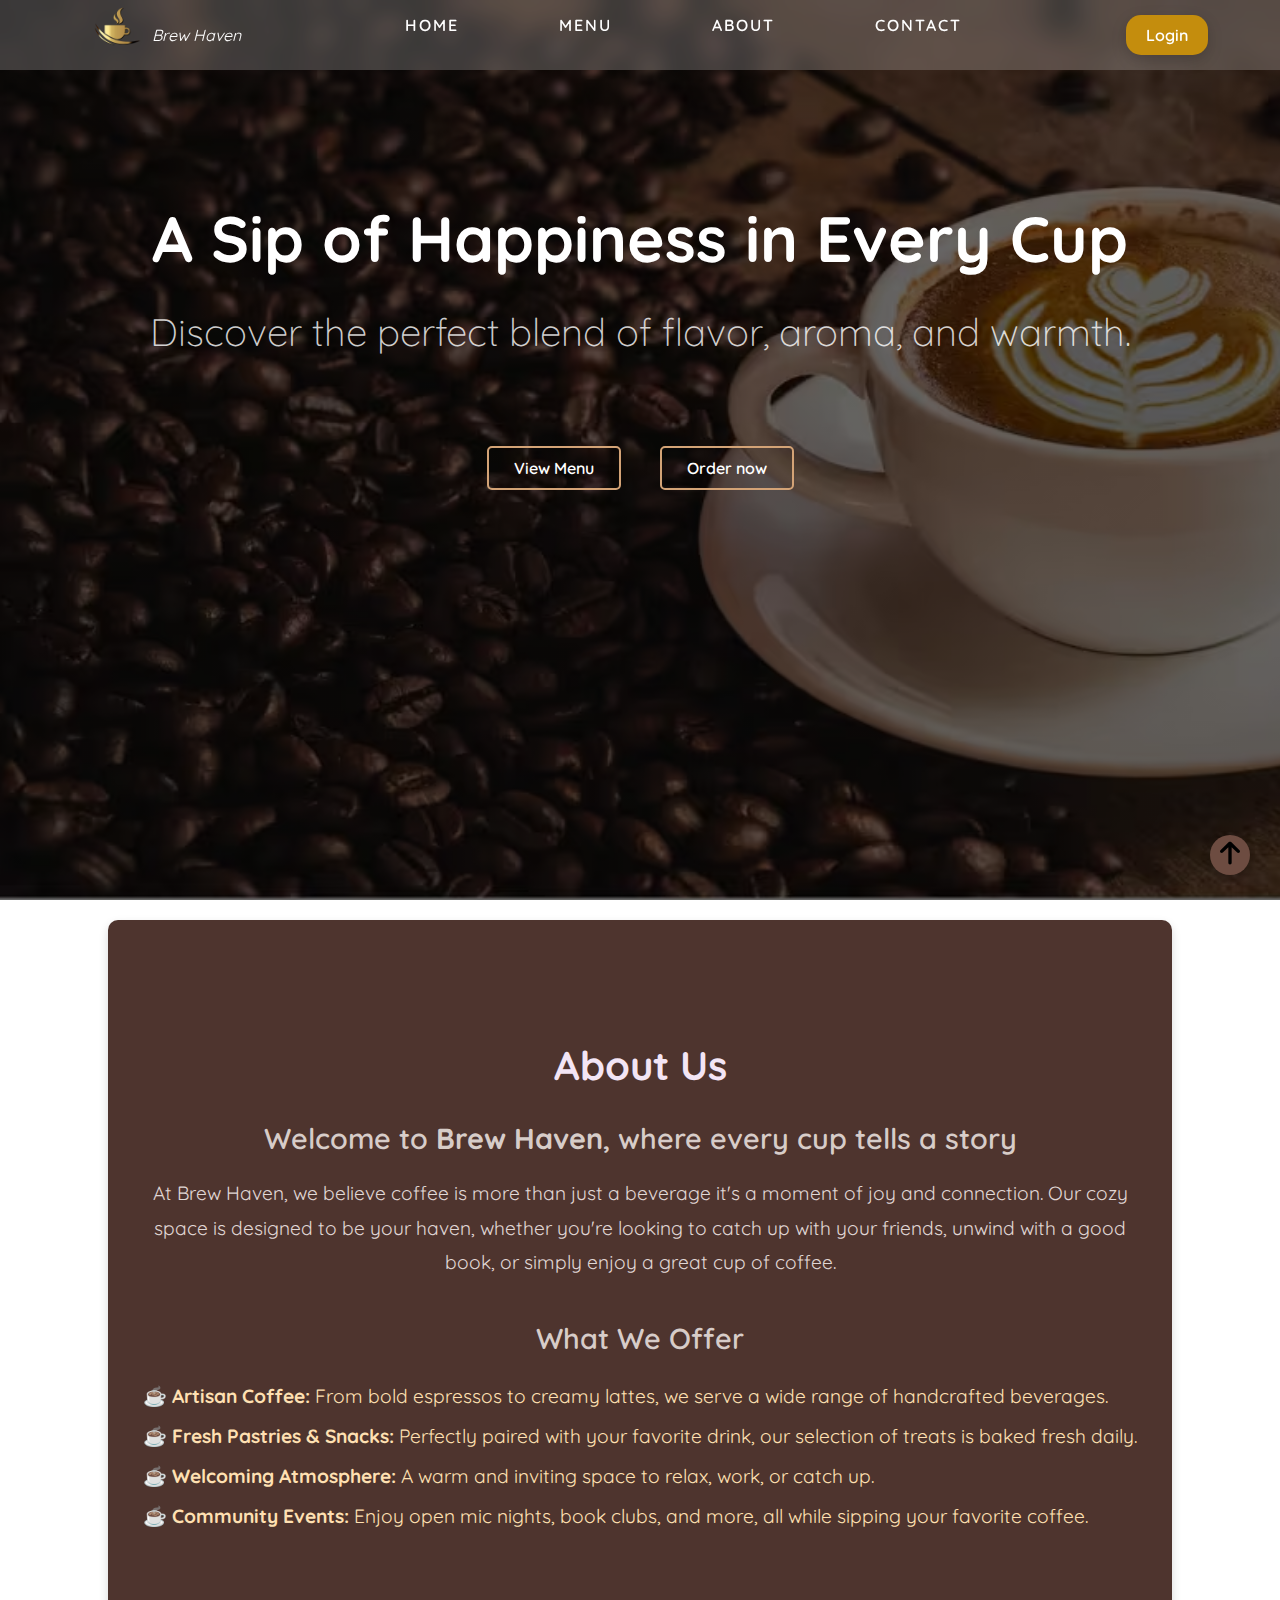
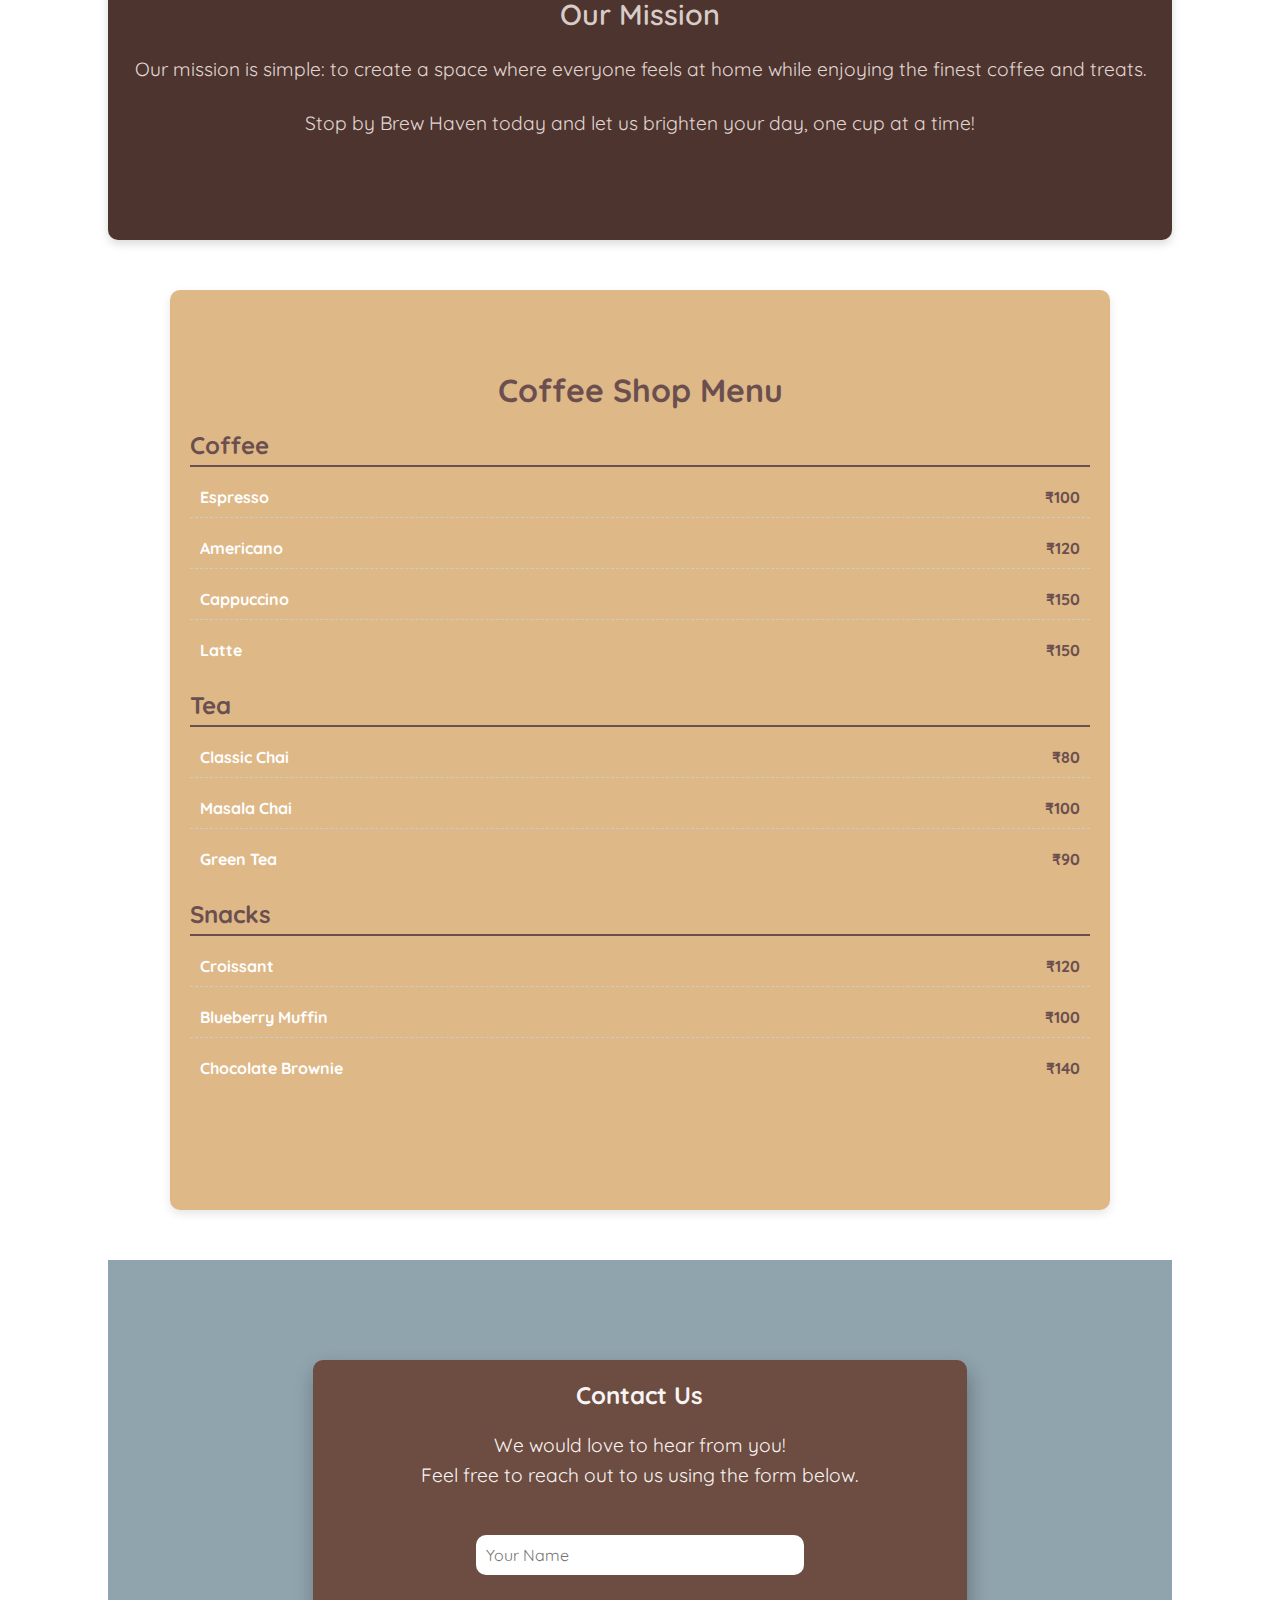
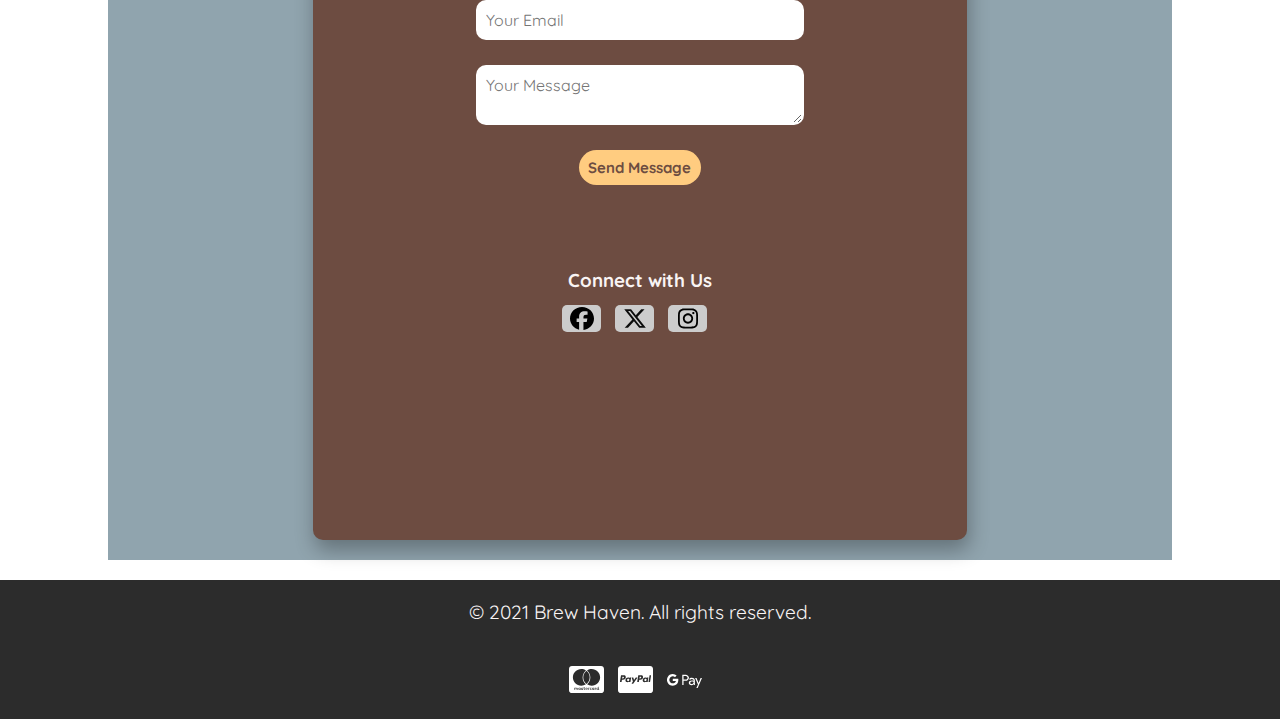
<file: index.html>
<!DOCTYPE html>
<html lang="en">
  <head>
    <meta charset="UTF-8" />
    <meta name="viewport" content="width=device-width, initial-scale=1.0" />
    <title>Brew Haven Coffee Shop</title>
    <link rel="stylesheet" href="styles.css" />
    <link
      rel="stylesheet"
      href="https://cdnjs.cloudflare.com/ajax/libs/font-awesome/6.7.1/css/all.min.css"
      integrity="sha512-5Hs3dF2AEPkpNAR7UiOHba+lRSJNeM2ECkwxUIxC1Q/FLycGTbNapWXB4tP889k5T5Ju8fs4b1P5z/iB4nMfSQ=="
      crossorigin="anonymous"
      referrerpolicy="no-referrer"
    />
  </head>
  <body>
    <div class="container">

      <!-- Hero Section -->

      <section class="hero" id="hero">
        <header>
          <nav>
            <input type="checkbox" id="menu-toggle" class="menu-toggle" />
            <label for="menu-toggle" class="icon">
              <i class="fa-solid fa-bars" style="color: #fff" id="open"></i>
              <i class="fa-solid fa-x" style="color: #fff" id="close"></i>
            </label>
            <span class="logo">
              <img src="./images/coffee-shop-logo.webp" alt="logo" />
              <em>Brew Haven</em>
            </span>
            
            <div class="nav-links">
              <ul>
                <li><a href="#hero">HOME</a></li>
                <li><a href="#menu">MENU</a></li>
                <li><a href="#about">ABOUT</a></li>
                <li><a href="#contact">CONTACT</a></li>
              </ul>
            </div>
            <button id="SignUp-btn"><a href="login.html">Login</a></button>
            
          </nav>
        </header>
        <div class="content">
          <h1>A Sip of Happiness in Every Cup</h1>
          <p>Discover the perfect blend of flavor, aroma, and warmth.</p>
          <div id="hero-btn">
            <a href="#menu"><button>View Menu</button></a>
            <button>Order now</button>
          </div>
        </div>
      </section>
      
      <!-- About Section -->

      <section id="about">
        <h1>About Us</h1>
        <h2>
          Welcome to <strong>Brew Haven</strong>, where every cup tells a story
        </h2>
        <p>
          At Brew Haven, we believe coffee is more than just a beverage it's a
          moment of joy and connection. Our cozy space is designed to be your
          haven, whether you're looking to catch up with your friends, unwind
          with a good book, or simply enjoy a great cup of coffee.
        </p>
        <div class="offer">
          <h3>What We Offer</h3>
          <ul>
            <li>
              <strong>Artisan Coffee:</strong> From bold espressos to creamy
              lattes, we serve a wide range of handcrafted beverages.
            </li>
            <li>
              <strong>Fresh Pastries & Snacks:</strong> Perfectly paired with
              your favorite drink, our selection of treats is baked fresh daily.
            </li>
            <li>
              <strong>Welcoming Atmosphere:</strong> A warm and inviting space
              to relax, work, or catch up.
            </li>
            <li>
              <strong>Community Events:</strong> Enjoy open mic nights, book
              clubs, and more, all while sipping your favorite coffee.
            </li>
          </ul>
        </div>
        <div class="mission">
          <h3>Our Mission</h3>
          <p>
            Our mission is simple: to create a space where everyone feels at
            home while enjoying the finest coffee and treats.
          </p>
          <p>
            Stop by Brew Haven today and let us brighten your day, one cup at a
            time!
          </p>
        </div>
        <div class="scroll-btn">
          <a href="#hero"><img src="./images/arrow-up-solid.svg" alt="scroll" /></a>
        </div>
      </section>

      <!-- Menu Section -->

      <section class="menu-container" id="menu">
        <h1>Coffee Shop Menu</h1>
        <div class="menu-section">
          <h2>Coffee</h2>
          <div class="menu-item">
            <span>Espresso</span>
            <span class="price">₹100</span>
          </div>
          <div class="menu-item">
            <span>Americano</span>
            <span class="price">₹120</span>
          </div>
          <div class="menu-item">
            <span>Cappuccino</span>
            <span class="price">₹150</span>
          </div>
          <div class="menu-item">
            <span>Latte</span>
            <span class="price">₹150</span>
          </div>
        </div>

        <div class="menu-section">
          <h2>Tea</h2>
          <div class="menu-item">
            <span>Classic Chai</span>
            <span class="price">₹80</span>
          </div>
          <div class="menu-item">
            <span>Masala Chai</span>
            <span class="price">₹100</span>
          </div>
          <div class="menu-item">
            <span>Green Tea</span>
            <span class="price">₹90</span>
          </div>
        </div>

        <div class="menu-section">
          <h2>Snacks</h2>
          <div class="menu-item">
            <span>Croissant</span>
            <span class="price">₹120</span>
          </div>
          <div class="menu-item">
            <span>Blueberry Muffin</span>
            <span class="price">₹100</span>
          </div>
          <div class="menu-item">
            <span>Chocolate Brownie</span>
            <span class="price">₹140</span>
          </div>
        </div>
      </section>

      <!-- Contact section -->

      <section id="contact">
        <div class="contact-form">
          <h2>Contact Us</h2>
          <p>
            We would love to hear from you!<br/>
            Feel free to reach out to us using the form below.
          </p>
          <form>
            <input type="text" name="name" placeholder="Your Name" required />
            <input
              type="email"
              name="email"
              placeholder="Your Email"
              required
            />
            <textarea
              name="message"
              placeholder="Your Message"
              required
            ></textarea>
            <button type="submit" id="send-btn">Send Message</button>
          </form>

          <div class="social-media">
            <h3>Connect with Us</h3>
            <a href="#"
              ><img
                src="./images/facebook-brands-solid.svg"
                alt="facebook"
                class="social-media-img"
            /></a>
            <a href="#"
              ><img
                src="./images/x-twitter-brands-solid.svg"
                alt="twitter"
                class="social-media-img"
            /></a>
            <a href="#"
              ><img
                src="./images/instagram-brands-solid.svg"
                alt="instagram"
                class="social-media-img"
            /></a>
          </div>
        </div>
      </section>

      <!-- Footer -->

      <footer>
        <p>&copy; 2021 Brew Haven. All rights reserved.</p>
        <div class="payment-methods">
          <img
            src="./images/cc-mastercard-brands-solid.svg"
            alt="mastercard"
            class="footer-img"
          />
          <img
            src="./images/cc-paypal-brands-solid.svg"
            alt="paypal"
            class="footer-img"
          />
          <img
            src="./images/google-pay-brands-solid.svg"
            alt="google pay"
            class="footer-img"
          />
        </div>
      </footer>

      
    </div>
  </body>
</html>
</file>
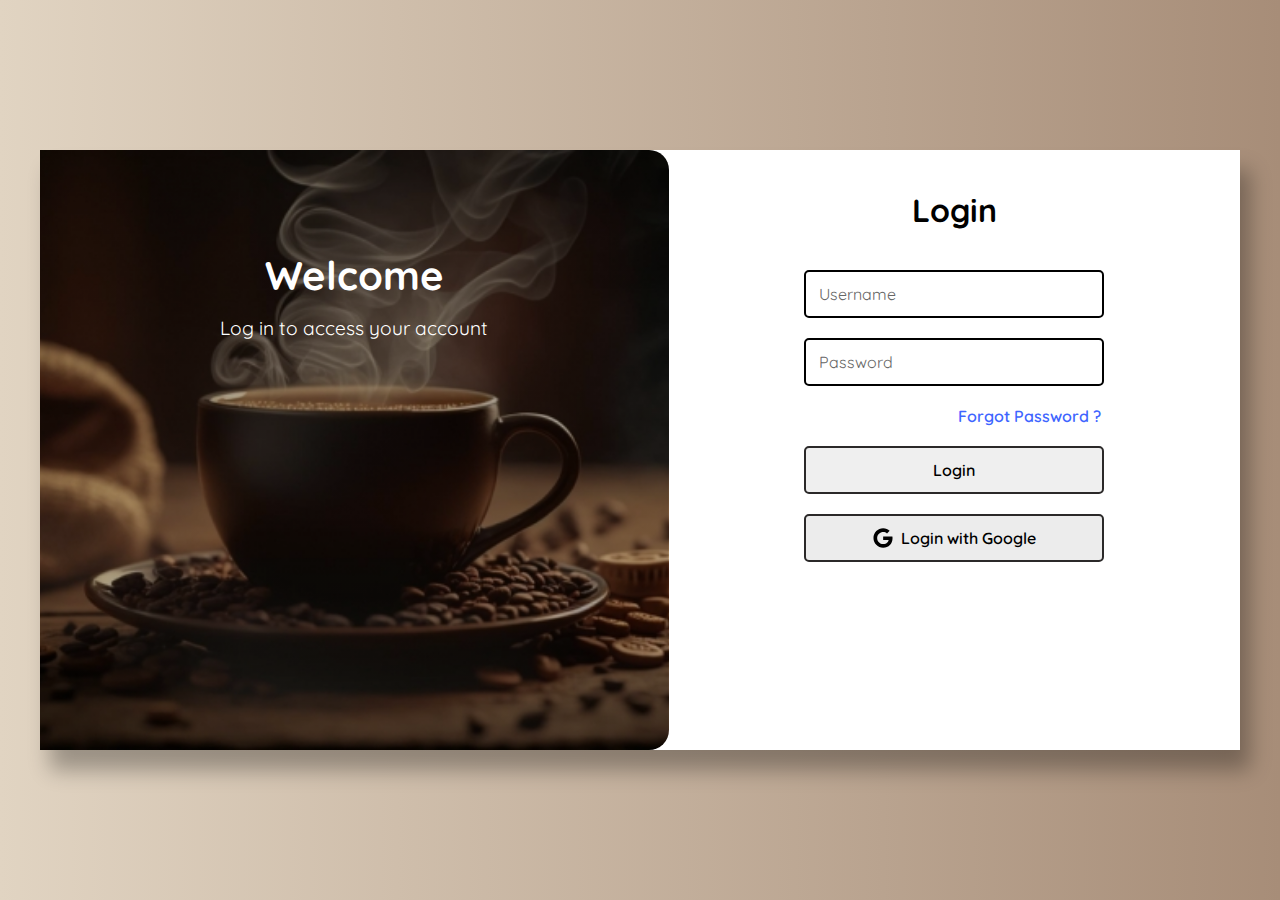
<file: login.html>
<!DOCTYPE html>
<html lang="en">
  <head>
    <meta charset="UTF-8" />
    <meta name="viewport" content="width=device-width, initial-scale=1.0" />
    <title>Login Page</title>
    <link rel="stylesheet" href="login.css" />
  </head>
  <body>
    <div class="container">
      <div class="img">
         <h1>Welcome</h1>
         <p>Log in to access your account</p>
      </div>
      <div class="form">
        <h1>Login</h1>
        <div class="form-group">
          <input type="text" placeholder="" required/>
          <label for="">Username</label>
        </div>
        <div class="form-group">
          <input type="password" placeholder ="" required/>
          <label for="">Password</label>
        </div>
        <a href="#" id="forgot-password">Forgot Password ?</a>
        <button id="login">Login</button>
        <button id="google"><svg xmlns="http://www.w3.org/2000/svg" viewBox="0 0 488 512"><path fill="#000000" d="M488 261.8C488 403.3 391.1 504 248 504 110.8 504 0 393.2 0 256S110.8 8 248 8c66.8 0 123 24.5 166.3 64.9l-67.5 64.9C258.5 52.6 94.3 116.6 94.3 256c0 86.5 69.1 156.6 153.7 156.6 98.2 0 135-70.4 140.8-106.9H248v-85.3h236.1c2.3 12.7 3.9 24.9 3.9 41.4z"/></svg> Login with Google</button>
      </div>
    </div>
  </body>
</html>
</file>
<file: styles.css>
@import url('https://fonts.googleapis.com/css2?family=Quicksand:wght@300..700&display=swap');

*{
    padding:0;
    margin: 0;
    font-family:'Quicksand',sans-serif;
    scroll-behavior: smooth;
}

body{
    width: 100%;
    height: 100vh;
    position: relative;
}

.hero{
    width: 100%;
    height: calc(100vh - 50px); 
    background-image: linear-gradient(rgba(0, 0, 0, 0.6), rgba(0, 0, 0, 0.6)),url(./images/coffee.avif);
    background-size: cover;
    background-repeat: no-repeat;
    padding-top: 50px;

}


.hero nav{
    display: flex;
    justify-content: space-around;
    color: white;
    background-color: rgba(255, 255, 255, 0.2);
    backdrop-filter: blur(10px);
    -webkit-backdrop-filter: blur(10px);
    padding: 15px 10px;
    position: fixed; 
    top: 0;
    left: 0;
    width: 100%;
    z-index: 1; 
    height: 40px;
}
 .icon,.menu-toggle{
    display: none;
}
.hero .logo{
   display: flex;
   align-items: flex-start;
   gap: 10px;
}
.hero .logo img{
    width: 50px;
    height: auto; 
    margin-top: -17px;
}
.hero a{
    text-decoration: none;
    color: #fff;
}

.hero nav ul{
    list-style: none;
    display: flex;
    justify-content: center;
    font-weight: 600;
    gap: 100px;
    letter-spacing: 2px;
}

.hero nav .logo h1 {
    font-size: 1.5em;
    color: white; 
    margin-left: 10px;
    font-weight: bold;
}
 .hero #close{
    display: none;
 }
.hero nav ul li a:hover{
    color: #A78D78;
    transition: .3s;
    cursor: pointer;
}

.hero nav .logo{
    display: flex;
    align-items: center;
}

.hero nav button{
    padding: 5px 20px;
    outline: none;
    border: none;
    border-radius: 15px;
    box-shadow: 0 5px 15px rgba(0,0,0,0.2);
    background-color:#c48d0d ;
    color: #332212 ;
    font-weight: 600;
    font-size: medium;
}

.hero nav button:hover{
    background-color:#6E473B;
    color: white;
    transform: translateY(-2px);
    transition: .1.5s ease-out;
    cursor: pointer;
}

.hero .content{
    display: flex;
    flex-direction: column;
    align-items: center;
    justify-content: center;
    gap: 30px;
    text-align: center;
    padding: 20px;
    color: white;
    font-size: 2em;
    font-weight: 300;
    margin-top: 10%;
    transition:all .5s ease; 
}

.hero .content p{
    opacity: 0.8;
}

.hero .content #hero-btn button{
    font-size: medium;
    padding: 10px 25px;
    border-radius: 5px;
    background-color: transparent;
    color: white;
    outline: none;
    border: none;
    font-weight: 600;
    border: 2px solid #D3A376;
    margin: 15px;
    margin-top: 40px;    
}

.hero .content #hero-btn button:hover{
    background-color: #D3A376;
    color: white;
    transition: .2s;
    cursor: pointer;
}

/* About Section */
#about {
    background-color: #4e342e; 
    max-width: 80%;
    height: calc(100vh - 80px);
    margin: 20px auto; 
    padding: 80px 20px 20px 20px;
    border-radius: 10px;
    box-shadow: 0 4px 10px rgba(0, 0, 0, 0.15); 
    transition: all 0.5s ease-in-out;
    text-align: center;
    color: #f3e5f5; 
}

#about h1 {
    margin-top: 40px;
    font-size: 2.5em; 
    margin-bottom: 30px;
    font-weight: bold;
}

#about p {
    line-height: 1.8; 
    color: #e0d7d5;
    font-size: 1.2em;
}

#about h2, #about h3 {
    font-size: 1.8em;
    margin-bottom: 20px;
    color: #d7ccc8; 
    font-weight: 600;
}

#about .offer {
    margin-top: 40px;
}

#about .offer ul {
    list-style: none;
    color: #ffe0b2; 
    font-size: 1.2em;
    display: inline-block;
}

#about .offer ul li {
    line-height: 40px;
    text-align: justify;
}
#about .offer strong::before{
 content: '☕ ';
}
#about .mission {
    margin-top: 60px;
}

#about .scroll-btn {
    width: 40px; 
    height: 40px;
    background-color: #6d4c41;
    border-radius: 50%;
    position: fixed; 
    bottom: 25px; 
    right: 30px;
    display: flex;
    align-items: center;
    justify-content: center;
    box-shadow: 0 4px 10px rgba(0, 0, 0, 0.2);
    cursor: pointer;
    z-index: 1;
}

#about .scroll-btn:hover{
    background-color: #A78D78;
    transform: translateY(-2px );
}
#about .scroll-btn img {
    width: 50%; 
    height: 50%;
    cursor: pointer;
}

/* Menu section */

.menu-container {
    max-width: 900px;
    height: calc(100vh - 80px);
    margin: 50px auto;
    padding: 80px 20px 20px 20px;
    background-color:burlywood;
    color: #fff;
    border-radius: 10px;
    box-shadow: 0 4px 10px rgba(0, 0, 0, 0.1);
  }

.menu-container  h1 {
    text-align: center;
    color: #6b4f4f;
    margin-bottom: 20px;
  }
 
.menu-container  .menu-section {
    margin-bottom: 20px;
  }
 
.menu-container  .menu-section h2 {
    border-bottom: 2px solid #6b4f4f;
    padding-bottom: 5px;
    color: #6b4f4f;
  }
.menu-item {
    display: flex;
    justify-content: space-between;
    align-items: center;
    margin: 10px 0;
    padding: 10px;
    border-bottom: 1px dashed #ccc;
  }
  .menu-item:last-child {
    border-bottom: none;
  }
  .menu-item span {
    font-weight: bold;
  }
  .menu-item .price {
    color: #6b4f4f;
  }

  /* Contact Section */

  #contact{
    width: 80%;
    height: calc(100vh - 120px);
    padding: 100px 20px 20px 20px;
    margin: 20px auto;
    background-color: #90a4ae;
    display: flex;
    justify-content: center;
    position: relative;
}

#contact .contact-form{
    width: 60%;
    height: auto;
    background-color: #6d4c41;
    display: flex;
    flex-direction: column;
    padding: 20px;
    text-align: center;
    line-height: 30px;
    color: #f9f4f4;
    border-radius: 10px;
    box-shadow: 2px 10px 20px rgba(0,0,0,0.3);
}

#contact form{
    display: flex;
    flex-direction: column;
    gap: 20px;
    text-align: center;
    margin-top: 20px;
    margin-bottom: 30px;
}

#contact .contact-form h2{
    margin-bottom: 20px;
}
#contact form h2,p{
    font-size: 1.2em;
    margin-bottom: 20px;
}

#contact form label{
    transform: translateX(-9.5em);
}

#contact input,textarea{
    width: 50%;
    margin:5px auto 0 auto;
    padding: 8px;
    border: 2px solid transparent;
    outline: none;
    font-size: 16px;
    border-radius: 10px;
}

#contact input:focus,
#contact textarea:focus{
    border-color: #A78D78;
}

#contact form button{
    width: 20%;
    margin:5px auto 0 auto;
    padding: 8px;
    border: none;
    outline: none;
    border-radius: 20px;
    background-color: #ffcc80;
    color: #6d4c41;
    font-size: 15px;
    font-weight: 700;
    cursor: pointer;
}

#contact form button:hover{
    background-color: #e6b0aa;
    transition: 0.5s;
}

#contact .social-media{
    margin-top: 50px;
}
#contact .social-media-img{
    height: auto;
    background-color: #ccc;
    border-radius: 5px;
    padding: 2px;
    aspect-ratio: 3/2 ;
    width: 35px;
    object-fit: contain;
    margin-right: 10px;
    margin-top: 10px;
}

#contact .social-media-img:hover{
    opacity: 0.7;
}

/* footer */

.container footer{
    background-color: rgb(44, 44, 44);
    text-align: center;
    color: #f9f4f4;
    padding: 20px;
}
.container .footer-img{
    width: 35px;
    height: auto;
    margin-right: 10px;
    margin-top: 20px;
}



@media (max-width: 768px) {

    .logo{
        font-size: 1.2em;
    }
    .icon {
        display: block;
        cursor: pointer;
        font-size: 20px;
        color: white;
        padding: 10px;
        text-decoration: none;
        z-index: 1000;
        position: relative;
    }

    .nav-links {
        position: fixed;
        top: 0;
        left: -250px;
        width: 250px;
        height: 100vh;
        background-color: rgba(0, 0, 0, 0.904);
        overflow: hidden;
        transition: 0.3s ease-in-out;
    }

    .nav-links ul {
        padding: 0;
        list-style: none;
        margin-top: 6em;
        display: flex;
        flex-direction: column;
    }

    .nav-links ul li a {
        display: block;
        color: white;
        text-decoration: none;
        padding: 15px;
        margin-bottom: -50px;
        background-color: #444;
        text-align: center;
    }

    .nav-links ul li a:hover {
        background-color: #555;
    }

    .menu-toggle:checked ~ .nav-links {
        left: 0;
        
    } 
    .menu-toggle:checked ~ label #open{
        display: none;
    }
    .menu-toggle:checked ~ label #close{
        display: block;
        z-index: 1000;
    }
   .hero .content {
        font-size: 1.6em;
        margin-top: 70px;
        display: flex;
        flex-direction: column;
        gap: 60px;
    }

    #about{
        overflow-y: scroll;
        font-size:small;
    }
    
    #contact {
        width: 80%;
        height: calc(100vh - 120px);
        padding: 100px 20px 20px 20px;
        margin: 20px auto;
        background-color: #90a4ae;
        display: flex;
        justify-content: center;
        position: relative;
      }
    
      #contact .contact-form {
        width: 90%;
        height: auto;
        background-color: #6d4c41;
        display: flex;
        flex-direction: column;
        padding: 20px;
        text-align: center;
        line-height: 30px;
        color: #f9f4f4;
        border-radius: 10px;
        box-shadow: 2px 10px 20px rgba(0, 0, 0, 0.3);
      }
    
      #contact form {
        display: flex;
        flex-direction: column;
        gap: 20px;
        text-align: center;
        margin-top: 20px;
        margin-bottom: 30px;
      }
    
      #contact .contact-form h2 {
        font-size: 1.5em;
        margin-bottom: 20px;
      }
 
      #contact .contact-form p{
        font-size: 1em;
      }
    
      #contact form label {
        transform: translateX(-9.5em);
      }
    
      #contact input,
      textarea {
        width: 10em;
        margin: 5px auto 0 auto;
        padding: 8px;
        border: 2px solid transparent;
        outline: none;
        font-size: 16px;
        border-radius: 10px;
      }
    
      #contact input:focus,
      #contact textarea:focus {
        border-color: #a78d78;
      }
    
      #contact form button {
        width: 10em;
        margin: 5px auto 0 auto;
        padding: 8px;
        border: none;
        outline: none;
        border-radius: 20px;
        background-color: #ffcc80;
        color: #6d4c41;
        font-size: 15px;
        font-weight: 700;
        cursor: pointer;
      }
    
      #contact form button:hover {
        opacity: 1.5;
        transition: 0.3s;
      }
    
      #contact .social-media {
        margin-top: 50px;
      }
      #contact .social-media-img {
        height: auto;
        background-color: #ccc;
        border-radius: 5px;
        padding: 2px;
        aspect-ratio: 3/2;
        width: 35px;
        object-fit: contain;
        margin-right: 10px;
        margin-top: 10px;
      }
    
      #contact .social-media-img:hover {
        opacity: 0.7;
      }
    
      .container footer {
        background-color: rgb(44, 44, 44);
        text-align: center;
        color: #f9f4f4;
        padding: 20px;
      }
      .container .footer-img {
        width: 35px;
        height: auto;
        margin-right: 10px;
        margin-top: 20px;
      }
}
</file>
<file: login.css>
@import url('https://fonts.googleapis.com/css2?family=Quicksand:wght@300..700&display=swap');

* {
    margin: 0;
    padding: 0;
    font-family: 'Quicksand', sans-serif;
    box-sizing: border-box;
}

body {
    display: flex;
    justify-content: center;
    align-items: center;
    min-height: 100vh;
    padding: 20px;
    background: linear-gradient(to right,#e1d4c2,#a78d78);
}

.container {
    display: grid;
    grid-template-columns: 1.1fr 1fr;
    width: 100%;
    background-color: #fff;
    max-width: 1200px;
    min-height: 600px;
    box-shadow: 10px 20px 20px rgba(0, 0, 0, 0.3);
}

.container .img {
    width: 100%;
    min-height: 300px;
    background-image: linear-gradient(rgba(0, 0, 0, 0.3), rgba(0, 0, 0, 0.3)), url(./images/login-coffee.webp);
    background-position: center;
    background-repeat: no-repeat;
    background-size: cover;
    border-radius: 0 20px 20px 0;
    display: flex;
    flex-direction: column;
    align-items: center;
    color: white;
    padding: 40px 20px;
}

.container .img h1 {
    font-size: clamp(2rem, 4vw, 2.5rem);
    margin-bottom: 1rem;
    margin-top: 60px;
}

.container .img p {
    font-size: clamp(1rem, 2vw, 1.2rem);
}

.form {
    display: flex;
    flex-direction: column;
    align-items: center;
    padding: 40px 20px;
    gap: 20px;
}

.form h1 {
    margin-bottom: 20px;
}

.form-group {
    position: relative;
    width: 100%;
    max-width: 300px;
}

.form-group input {
    width: 100%;
    padding: 12px 10px;
    border: 2px solid black;
    border-radius: 5px;
    outline: none;
    transition: 0.3s;
    font-size: 16px;
}

.form-group label {
    position: absolute;
    left: 10px;
    top: 50%;
    transform: translateY(-50%);
    background-color: transparent;
    padding: 0 5px;
    color: #666;
    font-size: 16px;
    transition: all 0.3s ease;
    pointer-events: none;
}

.form-group input:focus ~ label,
.form-group input:not(:placeholder-shown) ~ label {
    top: 0;
    font-size: 14px;
    background: white;
    color: #6d4c41;
    font-weight: 600;
    transform: translateY(-50%);
}

.form-group input:focus {
    border-color: #6d4c41;
}

.form #forgot-password {
    text-decoration: none;
    color: rgb(62, 101, 255);
    align-self: center;
    margin-left: 150px;
    font-weight: 600;
}

.form #forgot-password:hover {
    text-decoration: underline;
}

.form button {
    width: 100%;
    max-width: 300px;
    padding: 12px 10px;
    border: 2px solid #2b2929;
    border-radius: 5px;
    font-size: medium;
    font-weight: 600;
    cursor: pointer;
    transition: all 0.3s ease;
}

.form #login:hover {
    background-color: #6d4c41;
    color: white;
    border: 2px solid #6d4c41;
}

.form #google {
    display: flex;
    align-items: center;
    justify-content: center;
    gap: 8px;
    background-color: #ececec;
}

.form #google svg {
    width: 20px;
    height: 20px;
}

.form #google:hover {
    background-color: transparent;
}

@media screen and (max-width: 768px) {
    .container {
        grid-template-columns: 1fr;
        min-height: auto;
        border-radius: 20px;
    }

    .container .img {
        border-radius: 20px;
        min-height: 200px;
    }

    .container .img h1 {
        margin-top: 30px;
    }

    .form {
        padding: 30px 20px;
    }

    .form #forgot-password {
        margin-right: 0;
    }
}
</file>
